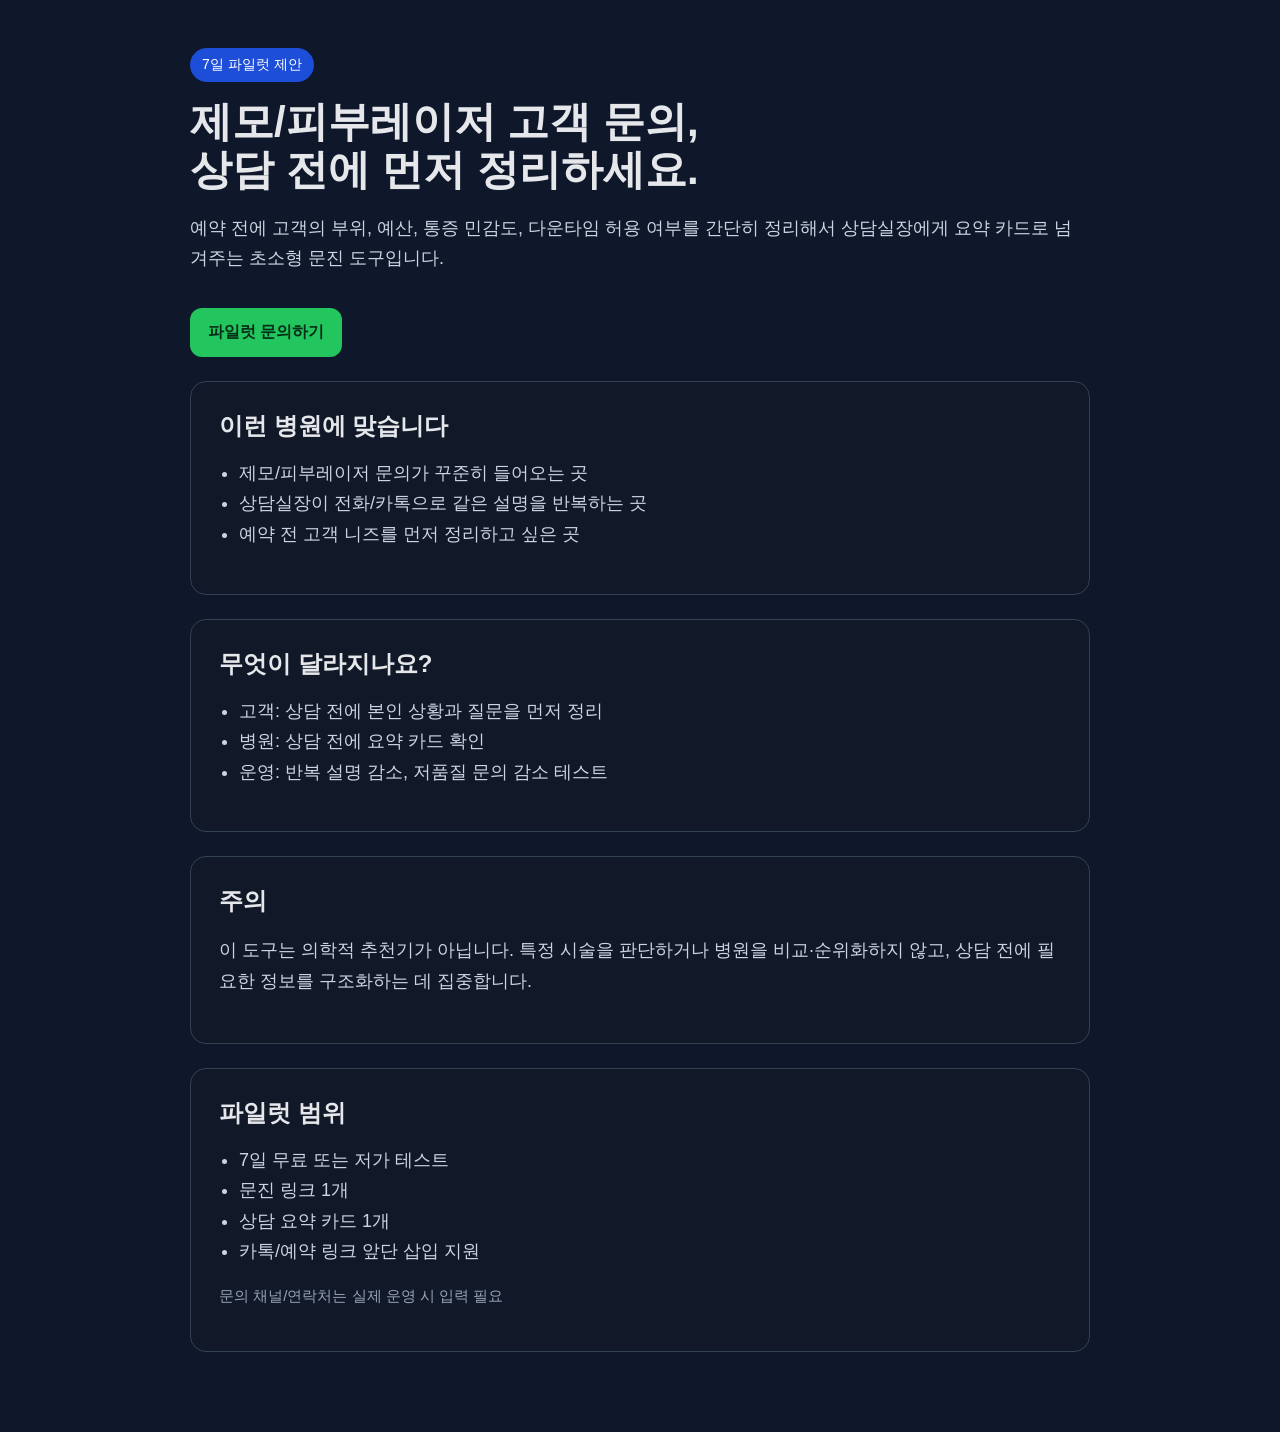
<file: clinic-preconsult-launch/06-landing-v1.html>
<!doctype html>
<html lang="ko">
<head>
  <meta charset="utf-8" />
  <meta name="viewport" content="width=device-width, initial-scale=1" />
  <title>제모/피부레이저 상담 전 분류기</title>
  <style>
    body { font-family: -apple-system, BlinkMacSystemFont, 'Segoe UI', sans-serif; margin: 0; background: #0f172a; color: #e5e7eb; }
    .wrap { max-width: 900px; margin: 0 auto; padding: 48px 20px 80px; }
    .card { background: #111827; border: 1px solid #334155; border-radius: 16px; padding: 28px; margin-top: 24px; }
    h1 { font-size: 42px; line-height: 1.15; margin: 0 0 16px; }
    h2 { font-size: 24px; margin: 0 0 12px; }
    p, li { font-size: 18px; line-height: 1.7; color: #cbd5e1; }
    .badge { display: inline-block; background: #1d4ed8; color: white; padding: 8px 12px; border-radius: 999px; font-size: 14px; margin-bottom: 16px; }
    .cta { display: inline-block; margin-top: 16px; background: #22c55e; color: #052e16; font-weight: 700; text-decoration: none; padding: 14px 18px; border-radius: 12px; }
    ul { padding-left: 20px; }
    .muted { color: #94a3b8; font-size: 15px; }
  </style>
</head>
<body>
  <div class="wrap">
    <div class="badge">7일 파일럿 제안</div>
    <h1>제모/피부레이저 고객 문의,<br/>상담 전에 먼저 정리하세요.</h1>
    <p>예약 전에 고객의 부위, 예산, 통증 민감도, 다운타임 허용 여부를 간단히 정리해서 상담실장에게 요약 카드로 넘겨주는 초소형 문진 도구입니다.</p>
    <a class="cta" href="#contact">파일럿 문의하기</a>

    <div class="card">
      <h2>이런 병원에 맞습니다</h2>
      <ul>
        <li>제모/피부레이저 문의가 꾸준히 들어오는 곳</li>
        <li>상담실장이 전화/카톡으로 같은 설명을 반복하는 곳</li>
        <li>예약 전 고객 니즈를 먼저 정리하고 싶은 곳</li>
      </ul>
    </div>

    <div class="card">
      <h2>무엇이 달라지나요?</h2>
      <ul>
        <li>고객: 상담 전에 본인 상황과 질문을 먼저 정리</li>
        <li>병원: 상담 전에 요약 카드 확인</li>
        <li>운영: 반복 설명 감소, 저품질 문의 감소 테스트</li>
      </ul>
    </div>

    <div class="card">
      <h2>주의</h2>
      <p>이 도구는 의학적 추천기가 아닙니다. 특정 시술을 판단하거나 병원을 비교·순위화하지 않고, 상담 전에 필요한 정보를 구조화하는 데 집중합니다.</p>
    </div>

    <div class="card" id="contact">
      <h2>파일럿 범위</h2>
      <ul>
        <li>7일 무료 또는 저가 테스트</li>
        <li>문진 링크 1개</li>
        <li>상담 요약 카드 1개</li>
        <li>카톡/예약 링크 앞단 삽입 지원</li>
      </ul>
      <p class="muted">문의 채널/연락처는 실제 운영 시 입력 필요</p>
    </div>
  </div>
</body>
</html>
</file>
